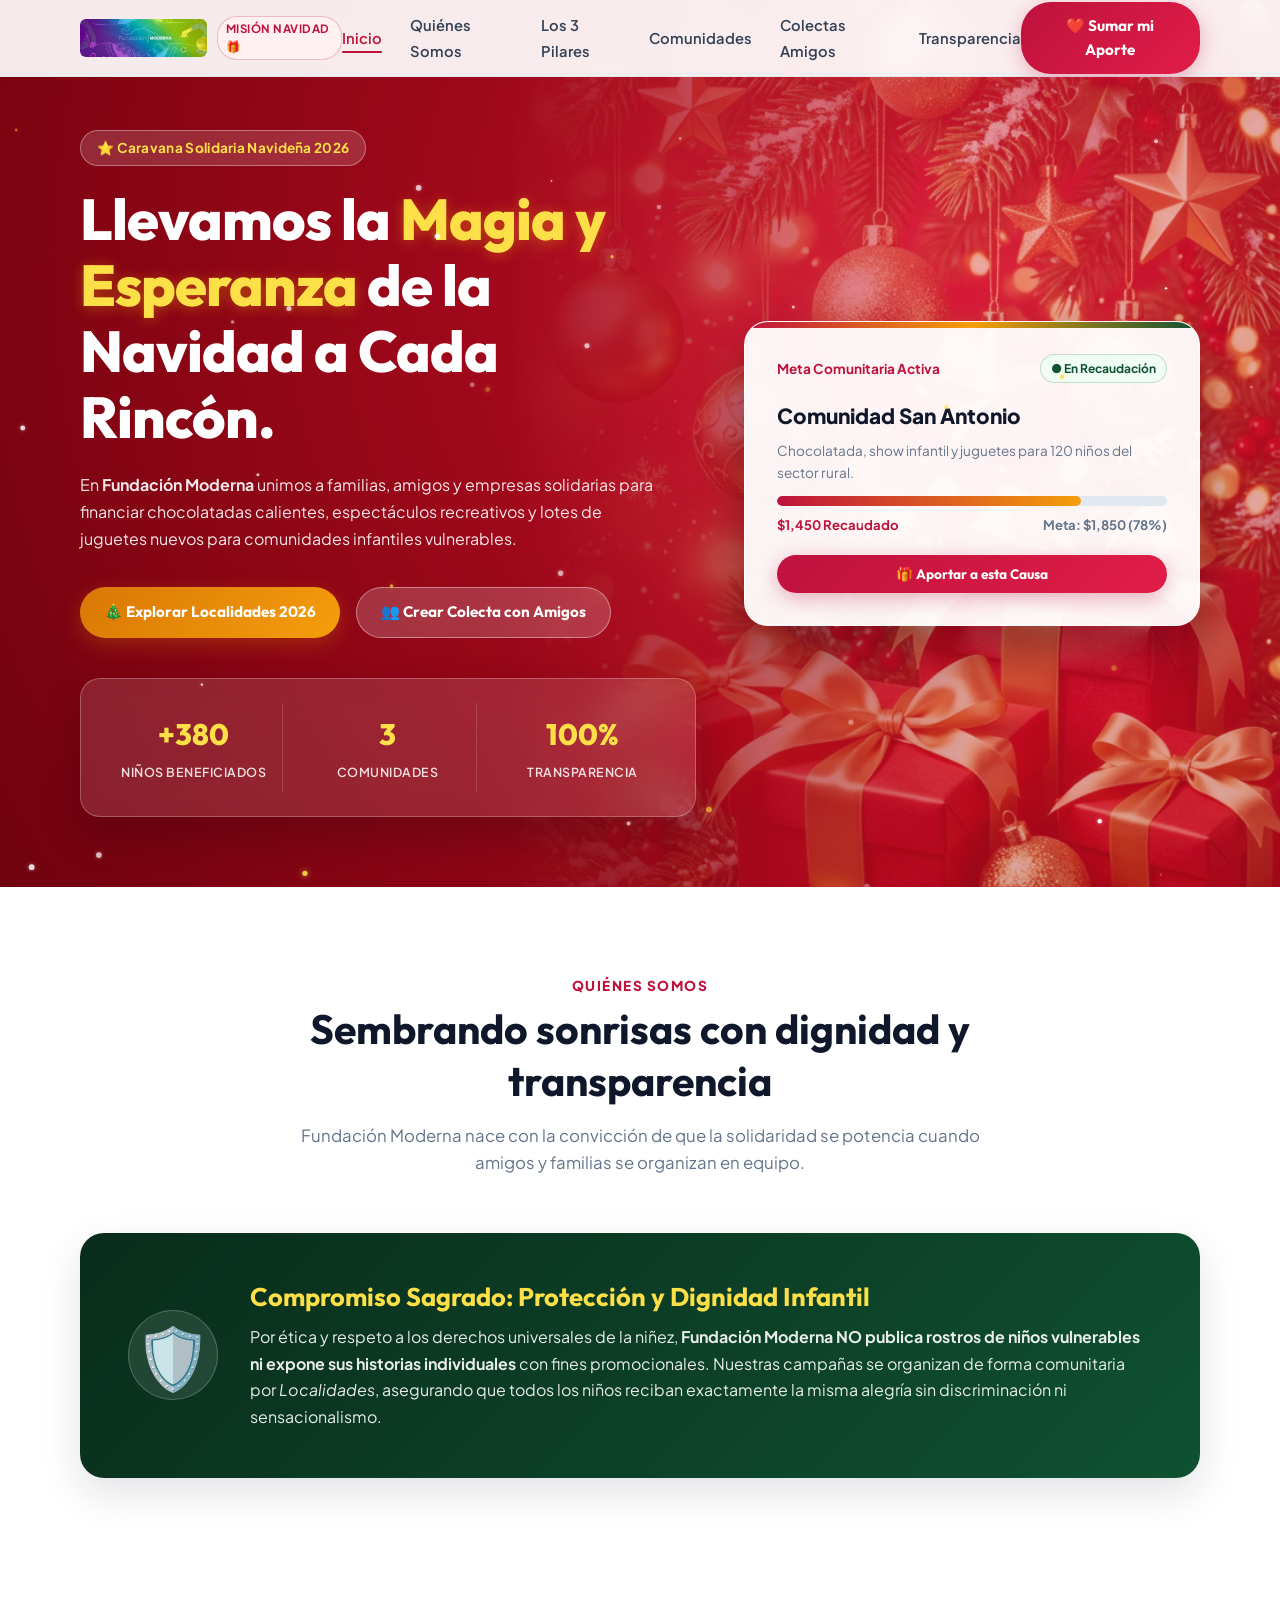
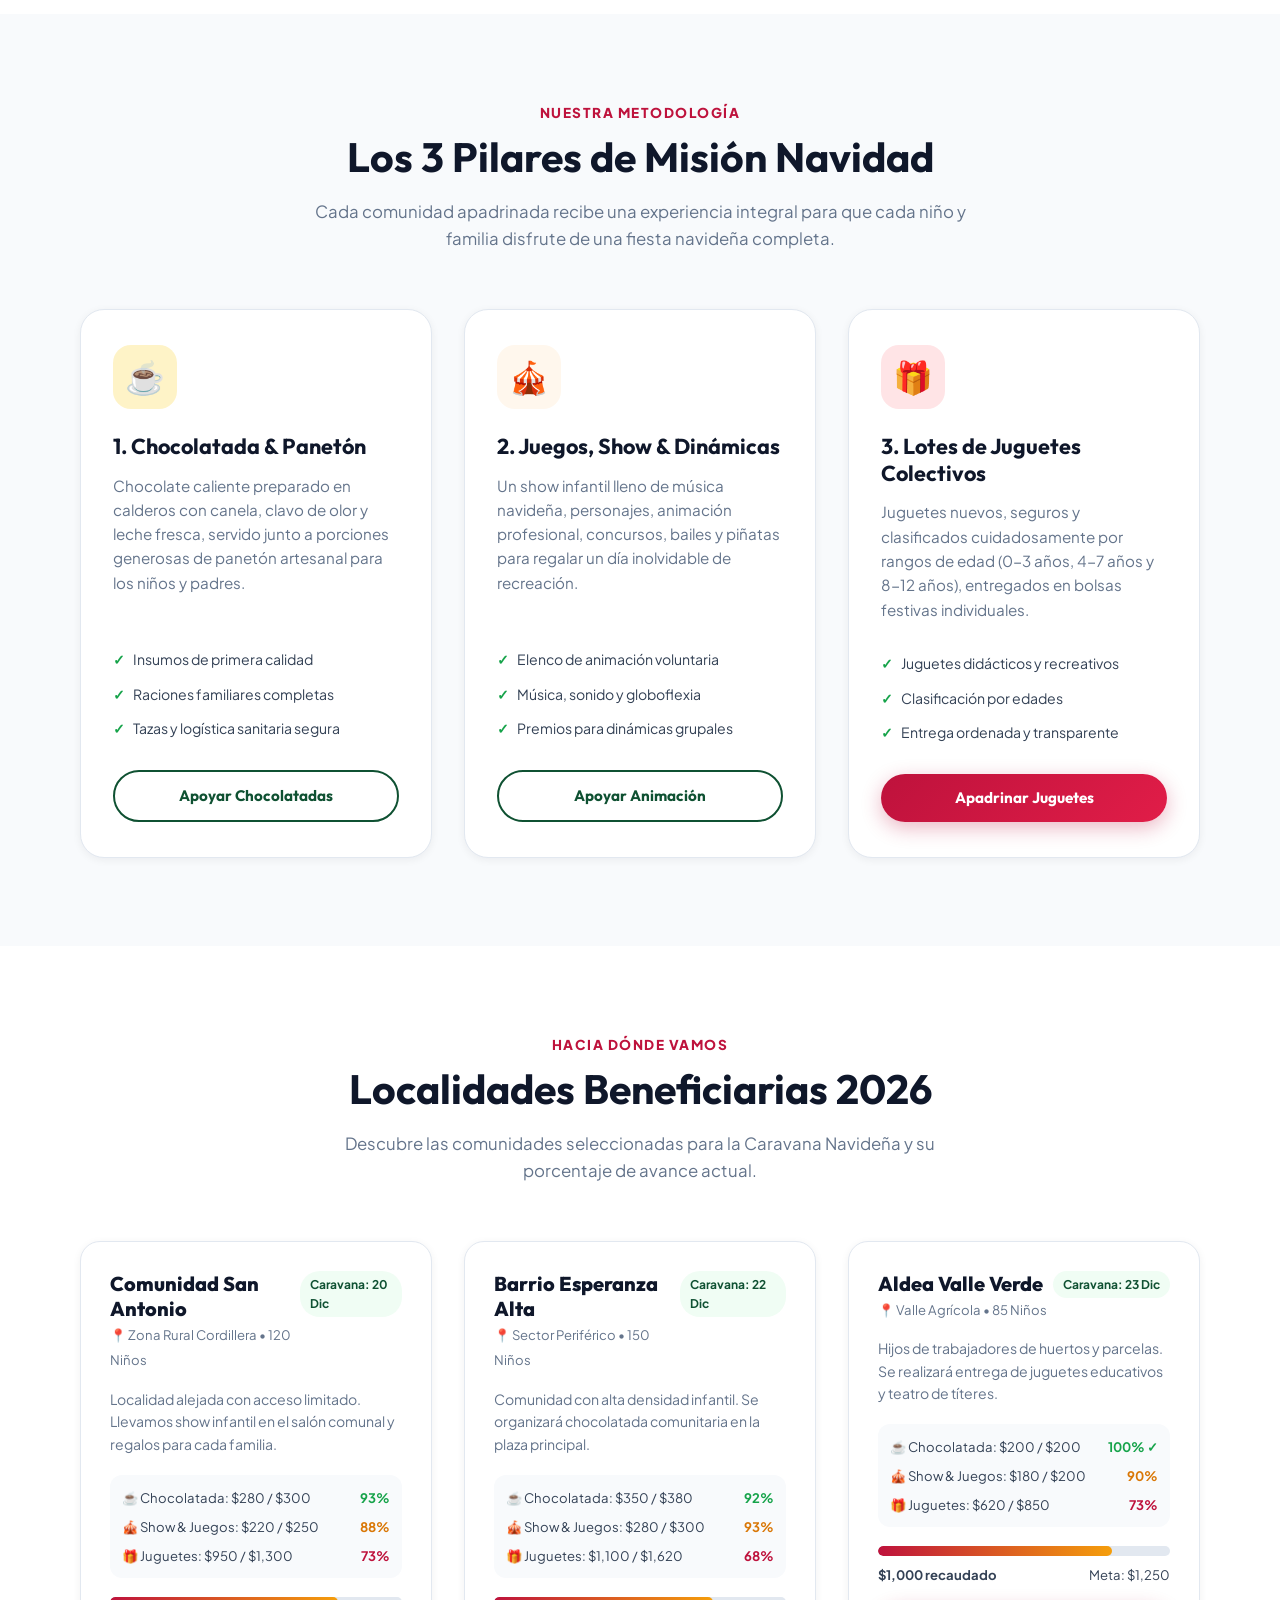
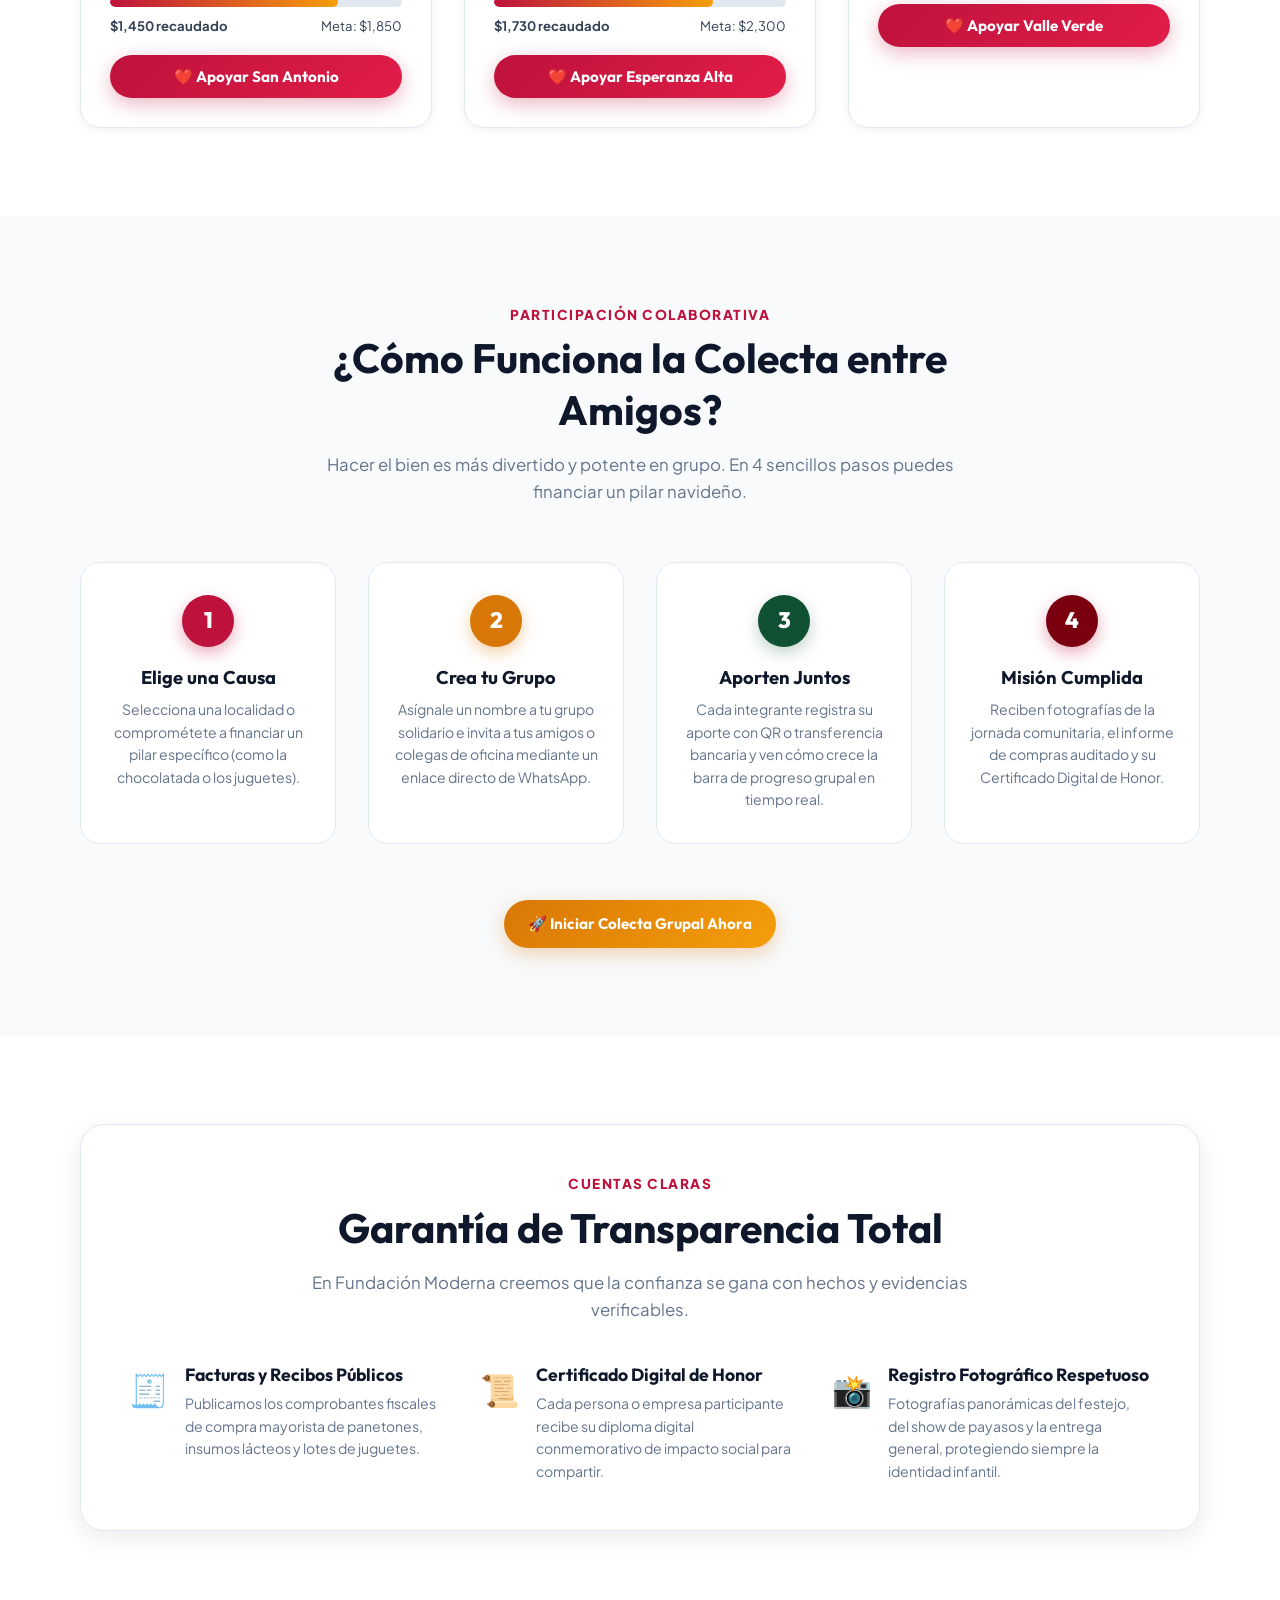
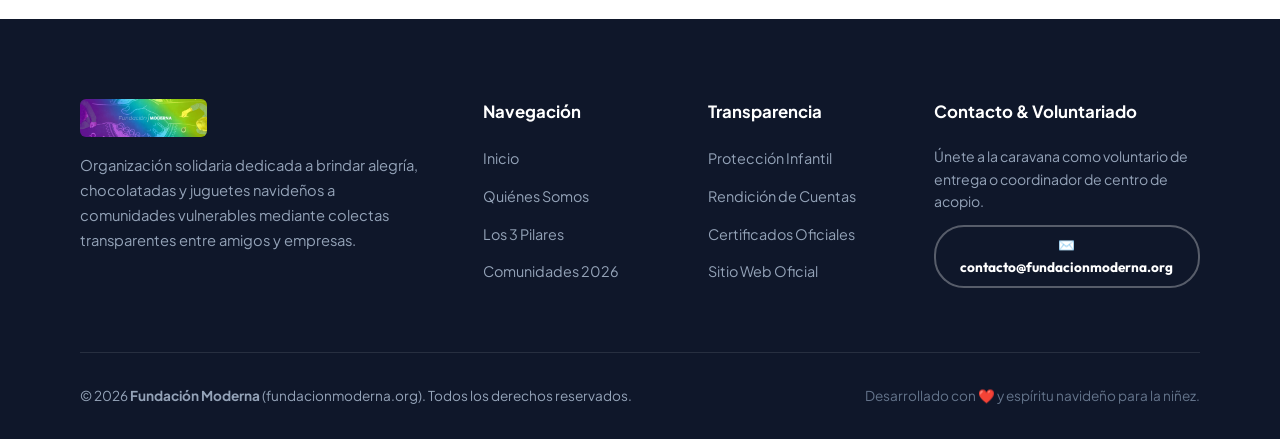
<file: index.html>
<!DOCTYPE html>
<html lang="es">
<head>
  <meta charset="UTF-8">
  <meta name="viewport" content="width=device-width, initial-scale=1.0">
  <meta http-equiv="X-UA-Compatible" content="ie=edge">
  
  <!-- SEO Best Practices -->
  <title>Fundación Moderna - Misión Navidad | Colectas Solidarias y Alegría Infantil</title>
  <meta name="description" content="Página oficial de Fundación Moderna. Coordinamos la Caravana Navideña comunitaria: chocolatadas, shows infantiles y juguetes para niños en comunidades vulnerables mediante colectas transparentes entre amigos.">
  <meta name="keywords" content="Fundación Moderna, Misión Navidad, colectas solidarias, chocolatada navideña, juguetes niños, donaciones transparentes, navidad comunitaria">
  <meta name="author" content="Fundación Moderna">
  
  <!-- Open Graph / Redes Sociales -->
  <meta property="og:type" content="website">
  <meta property="og:title" content="Fundación Moderna - Misión Navidad">
  <meta property="og:description" content="Llevamos alegría, chocolatadas calientes y juguetes a comunidades vulnerables. ¡Organiza una colecta con tus amigos!">
  <meta property="og:image" content="assets/images/hero_banner.jpg">
  <meta property="og:url" content="https://fundacionmoderna.org/">

  <!-- Google Fonts & Stylesheet -->
  <link rel="preconnect" href="https://fonts.googleapis.com">
  <link rel="preconnect" href="https://fonts.gstatic.com" crossorigin>
  <link href="https://fonts.googleapis.com/css2?family=Outfit:wght@400;500;600;700;800&family=Plus+Jakarta+Sans:wght@400;500;600;700&display=swap" rel="stylesheet">
  <link rel="stylesheet" href="css/style.css">
</head>
<body>

  <!-- Lienzo de Nieve y Destellos Dorados -->
  <canvas id="snow-canvas" aria-hidden="true"></canvas>

  <!-- ==========================================================================
       NAVBAR SUPERIOR FESTIVA
       ========================================================================== -->
  <header>
    <nav class="navbar" id="navbar" aria-label="Navegación principal">
      <div class="container nav-container">
        <a href="#inicio" class="nav-brand" aria-label="Inicio Fundación Moderna">
          <img src="assets/images/logo_moderna.gif" alt="Fundación Moderna" style="height: 38px; border-radius: 6px;">
          <span class="brand-badge">Misión Navidad 🎁</span>
        </a>

        <ul class="nav-links">
          <li><a href="#inicio" class="nav-link active">Inicio</a></li>
          <li><a href="#nosotros" class="nav-link">Quiénes Somos</a></li>
          <li><a href="#pilares" class="nav-link">Los 3 Pilares</a></li>
          <li><a href="#localidades" class="nav-link">Comunidades</a></li>
          <li><a href="#como-funciona" class="nav-link">Colectas Amigos</a></li>
          <li><a href="#transparencia" class="nav-link">Transparencia</a></li>
        </ul>

        <div class="nav-actions">
          <a href="#donar" class="btn btn-primary" data-open-modal id="nav-donate-btn">
            ❤️ Sumar mi Aporte
          </a>
        </div>
      </div>
    </nav>
  </header>

  <main>
    <!-- ==========================================================================
         HERO SECTION - DISEÑO FESTIVO CON PALETA ROJO RUBÍ & DORADO
         ========================================================================== -->
    <section class="hero" id="inicio" aria-labelledby="hero-heading">
      <div class="hero-bg-overlay" aria-hidden="true"></div>

      <div class="container hero-grid">
        <div class="hero-content">
          <div class="hero-badge-tag">
            <span>⭐ Caravana Solidaria Navideña 2026</span>
          </div>

          <h1 class="hero-title" id="hero-heading">
            Llevamos la <span class="highlight-gold">Magia y Esperanza</span> de la Navidad a Cada Rincón.
          </h1>

          <p class="hero-subtitle">
            En <strong>Fundación Moderna</strong> unimos a familias, amigos y empresas solidarias para financiar chocolatadas calientes, espectáculos recreativos y lotes de juguetes nuevos para comunidades infantiles vulnerables.
          </p>

          <div class="hero-actions">
            <a href="#localidades" class="btn btn-gold" id="hero-cta-explore">
              🎄 Explorar Localidades 2026
            </a>
            <a href="#como-funciona" class="btn btn-glass" id="hero-cta-group">
              👥 Crear Colecta con Amigos
            </a>
          </div>

          <!-- Estadísticas Rápidas en Vivo -->
          <div class="hero-stats-card">
            <div class="stat-item">
              <span class="stat-number" data-target="380" data-prefix="+">+380</span>
              <span class="stat-label">Niños Beneficiados</span>
            </div>
            <div class="stat-item">
              <span class="stat-number" data-target="3" data-prefix="">3</span>
              <span class="stat-label">Comunidades</span>
            </div>
            <div class="stat-item">
              <span class="stat-number" data-target="100" data-suffix="%">100%</span>
              <span class="stat-label">Transparencia</span>
            </div>
          </div>
        </div>

        <!-- Tarjeta Hero Festiva Derecha -->
        <div class="hero-card-container">
          <div class="hero-card-festive">
            <div class="card-header-tag">
              <span style="font-size: 0.85rem; font-weight: 700; color: var(--crimson-primary);">Meta Comunitaria Activa</span>
              <span class="card-badge-status">● En Recaudación</span>
            </div>

            <div class="card-target-text">Comunidad San Antonio</div>
            <p style="font-size: 0.85rem; color: var(--text-muted); margin-bottom: 0.75rem;">
              Chocolatada, show infantil y juguetes para 120 niños del sector rural.
            </p>

            <div class="progress-bar-container">
              <div class="progress-bar-fill" style="width: 78%;"></div>
            </div>

            <div style="display: flex; justify-content: space-between; font-size: 0.82rem; font-weight: 700; margin-bottom: 1.25rem;">
              <span style="color: var(--crimson-primary);">$1,450 Recaudado</span>
              <span style="color: var(--text-muted);">Meta: $1,850 (78%)</span>
            </div>

            <div style="display: flex; gap: 8px;">
              <button class="btn btn-primary" style="flex: 1; font-size: 0.85rem; padding: 10px;" data-open-modal id="hero-card-donate">
                🎁 Aportar a esta Causa
              </button>
            </div>
          </div>
        </div>
      </div>
    </section>

    <!-- ==========================================================================
         QUIÉNES SOMOS & ÉTICA DE PROTECCIÓN INFANTIL
         ========================================================================== -->
    <section class="section section-bg-white" id="nosotros">
      <div class="container">
        <div class="section-header">
          <span class="section-pretitle">Quiénes Somos</span>
          <h2 class="section-title">Sembrando sonrisas con dignidad y transparencia</h2>
          <p class="section-desc">
            Fundación Moderna nace con la convicción de que la solidaridad se potencia cuando amigos y familias se organizan en equipo.
          </p>
        </div>

        <!-- Banner Ético de Protección de Menores -->
        <div class="ethics-banner">
          <div class="ethics-icon" aria-hidden="true">🛡️</div>
          <div class="ethics-content">
            <h3>Compromiso Sagrado: Protección y Dignidad Infantil</h3>
            <p>
              Por ética y respeto a los derechos universales de la niñez, <strong>Fundación Moderna NO publica rostros de niños vulnerables ni expone sus historias individuales</strong> con fines promocionales. Nuestras campañas se organizan de forma comunitaria por <em>Localidades</em>, asegurando que todos los niños reciban exactamente la misma alegría sin discriminación ni sensacionalismo.
            </p>
          </div>
        </div>
      </div>
    </section>

    <!-- ==========================================================================
         LOS 3 PILARES NAVIDEÑOS
         ========================================================================== -->
    <section class="section" id="pilares">
      <div class="container">
        <div class="section-header">
          <span class="section-pretitle">Nuestra Metodología</span>
          <h2 class="section-title">Los 3 Pilares de Misión Navidad</h2>
          <p class="section-desc">
            Cada comunidad apadrinada recibe una experiencia integral para que cada niño y familia disfrute de una fiesta navideña completa.
          </p>
        </div>

        <div class="pillars-grid">
          <!-- Pilar 1 -->
          <article class="pillar-card choco">
            <div class="pillar-icon-box" aria-hidden="true">☕</div>
            <h3 class="pillar-title">1. Chocolatada & Panetón</h3>
            <p class="pillar-text">
              Chocolate caliente preparado en calderos con canela, clavo de olor y leche fresca, servido junto a porciones generosas de panetón artesanal para los niños y padres.
            </p>
            <ul class="pillar-features">
              <li>Insumos de primera calidad</li>
              <li>Raciones familiares completas</li>
              <li>Tazas y logística sanitaria segura</li>
            </ul>
            <a href="#localidades" class="btn btn-outline" style="margin-top: auto;">Apoyar Chocolatadas</a>
          </article>

          <!-- Pilar 2 -->
          <article class="pillar-card juegos">
            <div class="pillar-icon-box" aria-hidden="true">🎪</div>
            <h3 class="pillar-title">2. Juegos, Show & Dinámicas</h3>
            <p class="pillar-text">
              Un show infantil lleno de música navideña, personajes, animación profesional, concursos, bailes y piñatas para regalar un día inolvidable de recreación.
            </p>
            <ul class="pillar-features">
              <li>Elenco de animación voluntaria</li>
              <li>Música, sonido y globoflexia</li>
              <li>Premios para dinámicas grupales</li>
            </ul>
            <a href="#localidades" class="btn btn-outline" style="margin-top: auto;">Apoyar Animación</a>
          </article>

          <!-- Pilar 3 -->
          <article class="pillar-card juguetes">
            <div class="pillar-icon-box" aria-hidden="true">🎁</div>
            <h3 class="pillar-title">3. Lotes de Juguetes Colectivos</h3>
            <p class="pillar-text">
              Juguetes nuevos, seguros y clasificados cuidadosamente por rangos de edad (0-3 años, 4-7 años y 8-12 años), entregados en bolsas festivas individuales.
            </p>
            <ul class="pillar-features">
              <li>Juguetes didácticos y recreativos</li>
              <li>Clasificación por edades</li>
              <li>Entrega ordenada y transparente</li>
            </ul>
            <a href="#localidades" class="btn btn-primary" style="margin-top: auto;" data-open-modal>Apadrinar Juguetes</a>
          </article>
        </div>
      </div>
    </section>

    <!-- ==========================================================================
         LOCALIDADES Y COMUNIDADES BENEFICIARIAS 2026
         ========================================================================== -->
    <section class="section section-bg-white" id="localidades">
      <div class="container">
        <div class="section-header">
          <span class="section-pretitle">Hacia Dónde Vamos</span>
          <h2 class="section-title">Localidades Beneficiarias 2026</h2>
          <p class="section-desc">
            Descubre las comunidades seleccionadas para la Caravana Navideña y su porcentaje de avance actual.
          </p>
        </div>

        <div class="communities-grid">
          <!-- Comunidad 1 -->
          <div class="community-card">
            <div class="community-top">
              <div>
                <h3 class="community-name">Comunidad San Antonio</h3>
                <span class="community-zone">📍 Zona Rural Cordillera • 120 Niños</span>
              </div>
              <span class="community-kids-badge">Caravana: 20 Dic</span>
            </div>

            <p style="font-size: 0.88rem; color: var(--text-muted); margin-bottom: 1rem;">
              Localidad alejada con acceso limitado. Llevamos show infantil en el salón comunal y regalos para cada familia.
            </p>

            <div class="community-pillars-mini">
              <div class="pillar-mini-row">
                <span>☕ Chocolatada: $280 / $300</span>
                <span style="color: var(--emerald); font-weight: bold;">93%</span>
              </div>
              <div class="pillar-mini-row">
                <span>🎪 Show & Juegos: $220 / $250</span>
                <span style="color: var(--gold-primary); font-weight: bold;">88%</span>
              </div>
              <div class="pillar-mini-row">
                <span>🎁 Juguetes: $950 / $1,300</span>
                <span style="color: var(--crimson-primary); font-weight: bold;">73%</span>
              </div>
            </div>

            <div class="progress-bar-container">
              <div class="progress-bar-fill" style="width: 78%;"></div>
            </div>
            <div style="display: flex; justify-content: space-between; font-size: 0.82rem; margin-bottom: 1.2rem;">
              <strong>$1,450 recaudado</strong>
              <span>Meta: $1,850</span>
            </div>

            <button class="btn btn-primary" style="width: 100%;" data-open-modal>
              ❤️ Apoyar San Antonio
            </button>
          </div>

          <!-- Comunidad 2 -->
          <div class="community-card">
            <div class="community-top">
              <div>
                <h3 class="community-name">Barrio Esperanza Alta</h3>
                <span class="community-zone">📍 Sector Periférico • 150 Niños</span>
              </div>
              <span class="community-kids-badge">Caravana: 22 Dic</span>
            </div>

            <p style="font-size: 0.88rem; color: var(--text-muted); margin-bottom: 1rem;">
              Comunidad con alta densidad infantil. Se organizará chocolatada comunitaria en la plaza principal.
            </p>

            <div class="community-pillars-mini">
              <div class="pillar-mini-row">
                <span>☕ Chocolatada: $350 / $380</span>
                <span style="color: var(--emerald); font-weight: bold;">92%</span>
              </div>
              <div class="pillar-mini-row">
                <span>🎪 Show & Juegos: $280 / $300</span>
                <span style="color: var(--gold-primary); font-weight: bold;">93%</span>
              </div>
              <div class="pillar-mini-row">
                <span>🎁 Juguetes: $1,100 / $1,620</span>
                <span style="color: var(--crimson-primary); font-weight: bold;">68%</span>
              </div>
            </div>

            <div class="progress-bar-container">
              <div class="progress-bar-fill" style="width: 75%;"></div>
            </div>
            <div style="display: flex; justify-content: space-between; font-size: 0.82rem; margin-bottom: 1.2rem;">
              <strong>$1,730 recaudado</strong>
              <span>Meta: $2,300</span>
            </div>

            <button class="btn btn-primary" style="width: 100%;" data-open-modal>
              ❤️ Apoyar Esperanza Alta
            </button>
          </div>

          <!-- Comunidad 3 -->
          <div class="community-card">
            <div class="community-top">
              <div>
                <h3 class="community-name">Aldea Valle Verde</h3>
                <span class="community-zone">📍 Valle Agrícola • 85 Niños</span>
              </div>
              <span class="community-kids-badge">Caravana: 23 Dic</span>
            </div>

            <p style="font-size: 0.88rem; color: var(--text-muted); margin-bottom: 1rem;">
              Hijos de trabajadores de huertos y parcelas. Se realizará entrega de juguetes educativos y teatro de títeres.
            </p>

            <div class="community-pillars-mini">
              <div class="pillar-mini-row">
                <span>☕ Chocolatada: $200 / $200</span>
                <span style="color: var(--emerald); font-weight: bold;">100% ✓</span>
              </div>
              <div class="pillar-mini-row">
                <span>🎪 Show & Juegos: $180 / $200</span>
                <span style="color: var(--gold-primary); font-weight: bold;">90%</span>
              </div>
              <div class="pillar-mini-row">
                <span>🎁 Juguetes: $620 / $850</span>
                <span style="color: var(--crimson-primary); font-weight: bold;">73%</span>
              </div>
            </div>

            <div class="progress-bar-container">
              <div class="progress-bar-fill" style="width: 80%;"></div>
            </div>
            <div style="display: flex; justify-content: space-between; font-size: 0.82rem; margin-bottom: 1.2rem;">
              <strong>$1,000 recaudado</strong>
              <span>Meta: $1,250</span>
            </div>

            <button class="btn btn-primary" style="width: 100%;" data-open-modal>
              ❤️ Apoyar Valle Verde
            </button>
          </div>
        </div>
      </div>
    </section>

    <!-- ==========================================================================
         CÓMO FUNCIONA LA COLECTA ENTRE AMIGOS
         ========================================================================== -->
    <section class="section" id="como-funciona">
      <div class="container">
        <div class="section-header">
          <span class="section-pretitle">Participación Colaborativa</span>
          <h2 class="section-title">¿Cómo Funciona la Colecta entre Amigos?</h2>
          <p class="section-desc">
            Hacer el bien es más divertido y potente en grupo. En 4 sencillos pasos puedes financiar un pilar navideño.
          </p>
        </div>

        <div class="steps-grid">
          <div class="step-card">
            <div class="step-number">1</div>
            <h3 class="step-title">Elige una Causa</h3>
            <p class="step-desc">
              Selecciona una localidad o comprométete a financiar un pilar específico (como la chocolatada o los juguetes).
            </p>
          </div>

          <div class="step-card">
            <div class="step-number">2</div>
            <h3 class="step-title">Crea tu Grupo</h3>
            <p class="step-desc">
              Asígnale un nombre a tu grupo solidario e invita a tus amigos o colegas de oficina mediante un enlace directo de WhatsApp.
            </p>
          </div>

          <div class="step-card">
            <div class="step-number">3</div>
            <h3 class="step-title">Aporten Juntos</h3>
            <p class="step-desc">
              Cada integrante registra su aporte con QR o transferencia bancaria y ven cómo crece la barra de progreso grupal en tiempo real.
            </p>
          </div>

          <div class="step-card">
            <div class="step-number">4</div>
            <h3 class="step-title">Misión Cumplida</h3>
            <p class="step-desc">
              Reciben fotografías de la jornada comunitaria, el informe de compras auditado y su Certificado Digital de Honor.
            </p>
          </div>
        </div>

        <div style="text-align: center; margin-top: 3.5rem;">
          <a href="#donar" class="btn btn-gold" data-open-modal id="cta-start-group">
            🚀 Iniciar Colecta Grupal Ahora
          </a>
        </div>
      </div>
    </section>

    <!-- ==========================================================================
         TRANSPARENCIA & CERTIFICADO DE HONOR
         ========================================================================== -->
    <section class="section section-bg-white" id="transparencia">
      <div class="container">
        <div class="transparency-box">
          <div class="section-header" style="margin-bottom: 2.5rem;">
            <span class="section-pretitle">Cuentas Claras</span>
            <h2 class="section-title">Garantía de Transparencia Total</h2>
            <p class="section-desc">
              En Fundación Moderna creemos que la confianza se gana con hechos y evidencias verificables.
            </p>
          </div>

          <div class="transparency-grid">
            <div class="transparency-item">
              <span class="transparency-icon">🧾</span>
              <div>
                <h4 style="font-size: 1.1rem; margin-bottom: 0.4rem;">Facturas y Recibos Públicos</h4>
                <p style="font-size: 0.88rem; color: var(--text-muted);">
                  Publicamos los comprobantes fiscales de compra mayorista de panetones, insumos lácteos y lotes de juguetes.
                </p>
              </div>
            </div>

            <div class="transparency-item">
              <span class="transparency-icon">📜</span>
              <div>
                <h4 style="font-size: 1.1rem; margin-bottom: 0.4rem;">Certificado Digital de Honor</h4>
                <p style="font-size: 0.88rem; color: var(--text-muted);">
                  Cada persona o empresa participante recibe su diploma digital conmemorativo de impacto social para compartir.
                </p>
              </div>
            </div>

            <div class="transparency-item">
              <span class="transparency-icon">📸</span>
              <div>
                <h4 style="font-size: 1.1rem; margin-bottom: 0.4rem;">Registro Fotográfico Respetuoso</h4>
                <p style="font-size: 0.88rem; color: var(--text-muted);">
                  Fotografías panorámicas del festejo, del show de payasos y la entrega general, protegiendo siempre la identidad infantil.
                </p>
              </div>
            </div>
          </div>
        </div>
      </div>
    </section>
  </main>

  <!-- ==========================================================================
       MODAL INTERACTIVO DE DONACIÓN & DATOS BANCARIOS
       ========================================================================== -->
  <div class="modal-overlay" id="donation-modal" role="dialog" aria-modal="true" aria-labelledby="modal-title">
    <div class="modal-card">
      <button class="modal-close" aria-label="Cerrar ventana emergente">&times;</button>
      
      <div style="text-align: center; margin-bottom: 1.5rem;">
        <span style="font-size: 2.5rem;">🎁</span>
        <h3 id="modal-title" style="font-size: 1.4rem; color: var(--text-dark); margin-top: 0.5rem;">Sumar Aporte Navideño</h3>
        <p style="font-size: 0.88rem; color: var(--text-muted);">
          Tu donación se convierte directamente en chocolate caliente, juegos y regalos infantiles.
        </p>
      </div>

      <div class="qr-box">
        <div class="qr-placeholder">
          <!-- SVG Ilustrativo del Código QR Interoperable -->
          <svg width="160" height="160" viewBox="0 0 160 160" fill="none" xmlns="http://www.w3.org/2000/svg" aria-label="Código QR de Donación">
            <rect width="160" height="160" rx="8" fill="white"/>
            <!-- Patrón QR Simulado de alta calidad -->
            <rect x="16" y="16" width="40" height="40" rx="4" fill="#0F172A"/>
            <rect x="24" y="24" width="24" height="24" rx="2" fill="white"/>
            <rect x="30" y="30" width="12" height="12" fill="#0F172A"/>
            <rect x="104" y="16" width="40" height="40" rx="4" fill="#0F172A"/>
            <rect x="112" y="24" width="24" height="24" rx="2" fill="white"/>
            <rect x="118" y="30" width="12" height="12" fill="#0F172A"/>
            <rect x="16" y="104" width="40" height="40" rx="4" fill="#0F172A"/>
            <rect x="24" y="112" width="24" height="24" rx="2" fill="white"/>
            <rect x="30" y="118" width="12" height="12" fill="#0F172A"/>
            <!-- Puntos de datos -->
            <rect x="68" y="20" width="8" height="8" fill="#BE123C"/>
            <rect x="80" y="20" width="8" height="8" fill="#0F172A"/>
            <rect x="68" y="32" width="8" height="8" fill="#0F172A"/>
            <rect x="80" y="44" width="8" height="8" fill="#D97706"/>
            <rect x="68" y="56" width="8" height="8" fill="#0F172A"/>
            <rect x="20" y="68" width="8" height="8" fill="#0F172A"/>
            <rect x="44" y="68" width="8" height="8" fill="#0F172A"/>
            <rect x="80" y="68" width="16" height="8" fill="#BE123C"/>
            <rect x="104" y="68" width="8" height="8" fill="#0F172A"/>
            <rect x="120" y="68" width="16" height="8" fill="#0F172A"/>
            <rect x="68" y="92" width="16" height="8" fill="#0F172A"/>
            <rect x="92" y="92" width="8" height="8" fill="#D97706"/>
            <rect x="116" y="92" width="8" height="8" fill="#0F172A"/>
            <rect x="68" y="116" width="8" height="8" fill="#0F172A"/>
            <rect x="80" y="128" width="16" height="8" fill="#BE123C"/>
            <rect x="104" y="116" width="16" height="16" fill="#0F172A"/>
            <rect x="128" y="128" width="8" height="8" fill="#0F172A"/>
          </svg>
        </div>
        <p style="font-size: 0.8rem; font-weight: 600; color: var(--text-dark); margin-top: 0.75rem;">
          Escanea desde cualquier app bancaria o billetera móvil
        </p>
      </div>

      <div style="background: var(--snow-soft); padding: 14px; border-radius: 12px; margin-bottom: 1rem;">
        <div style="font-size: 0.82rem; color: var(--text-muted);">Cuenta Oficial Fundación Moderna:</div>
        <div style="display: flex; justify-content: space-between; align-items: center; margin-top: 4px;">
          <strong style="font-size: 0.95rem; color: var(--text-dark);">0011-0123-0200894567</strong>
          <button class="btn btn-outline" style="padding: 4px 12px; font-size: 0.78rem;" onclick="copiarAlPortapapeles('0011-0123-0200894567', this)">
            Copiar
          </button>
        </div>
      </div>

      <p style="font-size: 0.78rem; color: var(--text-muted); text-align: center;">
        ¿Deseas donar insumos físicos o juguetes nuevos? Escríbenos a <a href="mailto:contacto@fundacionmoderna.org" style="color: var(--crimson-primary); font-weight: bold;">contacto@fundacionmoderna.org</a> para coordinar el centro de acopio.
      </p>
    </div>
  </div>

  <!-- ==========================================================================
       FOOTER OFICIAL
       ========================================================================== -->
  <footer class="footer">
    <div class="container">
      <div class="footer-grid">
        <div class="footer-brand">
          <img src="assets/images/logo_moderna.gif" alt="Fundación Moderna" style="height: 38px; border-radius: 6px; margin-bottom: 1rem; filter: brightness(1.05);">
          <p class="footer-desc">
            Organización solidaria dedicada a brindar alegría, chocolatadas y juguetes navideños a comunidades vulnerables mediante colectas transparentes entre amigos y empresas.
          </p>
        </div>

        <div class="footer-col">
          <h5>Navegación</h5>
          <ul class="footer-links">
            <li><a href="#inicio">Inicio</a></li>
            <li><a href="#nosotros">Quiénes Somos</a></li>
            <li><a href="#pilares">Los 3 Pilares</a></li>
            <li><a href="#localidades">Comunidades 2026</a></li>
          </ul>
        </div>

        <div class="footer-col">
          <h5>Transparencia</h5>
          <ul class="footer-links">
            <li><a href="#transparencia">Protección Infantil</a></li>
            <li><a href="#transparencia">Rendición de Cuentas</a></li>
            <li><a href="#transparencia">Certificados Oficiales</a></li>
            <li><a href="https://fundacionmoderna.org/">Sitio Web Oficial</a></li>
          </ul>
        </div>

        <div class="footer-col">
          <h5>Contacto & Voluntariado</h5>
          <p style="font-size: 0.88rem; margin-bottom: 0.75rem;">
            Únete a la caravana como voluntario de entrega o coordinador de centro de acopio.
          </p>
          <a href="mailto:contacto@fundacionmoderna.org" class="btn btn-outline" style="color: #fff; border-color: rgba(255,255,255,0.3); font-size: 0.85rem; padding: 8px 16px;">
            ✉️ contacto@fundacionmoderna.org
          </a>
        </div>
      </div>

      <div class="footer-bottom">
        <div>
          © 2026 <strong>Fundación Moderna</strong> (fundacionmoderna.org). Todos los derechos reservados.
        </div>
        <div style="color: #64748b;">
          Desarrollado con ❤️ y espíritu navideño para la niñez.
        </div>
      </div>
    </div>
  </footer>

  <script src="js/main.js"></script>
</body>
</html>
</file>
<file: css/style.css>
/* ==========================================================================
   FUNDACIÓN MODERNA - MISIÓN NAVIDAD
   Sistema de Diseño Web Festivo y Corporativo
   ========================================================================== */

@import url('https://fonts.googleapis.com/css2?family=Outfit:wght@400;500;600;700;800&family=Plus+Jakarta+Sans:wght@400;500;600;700&display=swap');

:root {
  /* Paleta Navideña Tradicional y Festiva */
  --crimson-dark: #7a0010;
  --crimson-base: #9e081a;
  --crimson-primary: #be123c;
  --crimson-bright: #e11d48;
  --crimson-glow: rgba(190, 18, 60, 0.35);

  --pine-deep: #092c1b;
  --pine-base: #0f5132;
  --pine-light: #166534;
  --emerald: #16a34a;
  --green-glow: rgba(15, 81, 50, 0.25);

  --gold-dark: #b45309;
  --gold-primary: #d97706;
  --gold-bright: #f59e0b;
  --gold-sparkle: #fde047;
  --gold-light: #fef3c7;
  --gold-glow: rgba(217, 119, 6, 0.35);

  --snow-white: #ffffff;
  --snow-soft: #f8fafc;
  --snow-card: #ffffff;
  --snow-border: #e2e8f0;

  --text-dark: #0f172a;
  --text-body: #334155;
  --text-muted: #64748b;
  --text-light: #f1f5f9;

  /* Glassmorphism & Sombras */
  --glass-bg: rgba(255, 255, 255, 0.85);
  --glass-border: rgba(255, 255, 255, 0.6);
  --glass-dark: rgba(15, 23, 42, 0.65);
  --shadow-sm: 0 2px 8px rgba(15, 23, 42, 0.06);
  --shadow-md: 0 8px 24px rgba(15, 23, 42, 0.08);
  --shadow-lg: 0 16px 40px rgba(15, 23, 42, 0.12);
  --shadow-crimson: 0 12px 32px var(--crimson-glow);
  --shadow-gold: 0 8px 24px var(--gold-glow);

  /* Transiciones */
  --transition-fast: 0.2s cubic-bezier(0.4, 0, 0.2, 1);
  --transition-normal: 0.35s cubic-bezier(0.4, 0, 0.2, 1);
  --transition-bounce: 0.5s cubic-bezier(0.34, 1.56, 0.64, 1);
}

/* Reset y Base */
*, *::before, *::after {
  box-sizing: border-box;
  margin: 0;
  padding: 0;
}

html {
  scroll-behavior: smooth;
  font-size: 16px;
}

body {
  font-family: 'Plus Jakarta Sans', sans-serif;
  color: var(--text-body);
  background-color: var(--snow-soft);
  line-height: 1.6;
  overflow-x: hidden;
  position: relative;
}

h1, h2, h3, h4, .font-heading {
  font-family: 'Outfit', sans-serif;
  color: var(--text-dark);
  font-weight: 700;
  line-height: 1.25;
}

a {
  text-decoration: none;
  color: inherit;
  transition: color var(--transition-fast);
}

img {
  max-width: 100%;
  height: auto;
  display: block;
}

.container {
  width: 90%;
  max-width: 1200px;
  margin: 0 auto;
  padding: 0 1rem;
}

/* ==========================================================================
   CANVAS DE NIEVE Y DECORACIONES FESTIVAS
   ========================================================================== */
#snow-canvas {
  position: fixed;
  top: 0;
  left: 0;
  width: 100%;
  height: 100%;
  pointer-events: none;
  z-index: 999;
}

/* ==========================================================================
   NAVBAR MODERNA FESTIVA
   ========================================================================== */
.navbar {
  position: fixed;
  top: 0;
  left: 0;
  width: 100%;
  background: rgba(255, 255, 255, 0.92);
  backdrop-filter: blur(12px);
  -webkit-backdrop-filter: blur(12px);
  border-bottom: 1px solid var(--snow-border);
  z-index: 1000;
  transition: all var(--transition-normal);
}

.navbar.scrolled {
  background: rgba(255, 255, 255, 0.98);
  box-shadow: var(--shadow-md);
}

.nav-container {
  display: flex;
  justify-content: space-between;
  align-items: center;
  height: 76px;
}

.nav-brand {
  display: flex;
  align-items: center;
  gap: 10px;
  text-decoration: none;
}

.brand-logo-text {
  font-family: 'Outfit', sans-serif;
  font-size: 1.45rem;
  font-weight: 800;
  color: var(--text-dark);
  letter-spacing: -0.5px;
}

.brand-dot {
  color: var(--crimson-primary);
  font-size: 1.8rem;
  line-height: 0;
}

.brand-badge {
  background: #fff1f2;
  color: var(--crimson-primary);
  border: 1px solid rgba(190, 18, 60, 0.25);
  font-size: 0.72rem;
  font-weight: 700;
  padding: 3px 8px;
  border-radius: 20px;
  text-transform: uppercase;
  letter-spacing: 0.5px;
}

.nav-links {
  display: flex;
  align-items: center;
  gap: 1.75rem;
  list-style: none;
}

.nav-link {
  font-size: 0.92rem;
  font-weight: 600;
  color: var(--text-body);
  position: relative;
  padding: 6px 0;
}

.nav-link:hover, .nav-link.active {
  color: var(--crimson-primary);
}

.nav-link::after {
  content: '';
  position: absolute;
  bottom: 0;
  left: 0;
  width: 0;
  height: 2px;
  background: var(--crimson-primary);
  transition: width var(--transition-fast);
  border-radius: 2px;
}

.nav-link:hover::after, .nav-link.active::after {
  width: 100%;
}

.nav-actions {
  display: flex;
  align-items: center;
  gap: 12px;
}

/* ==========================================================================
   BOTONES
   ========================================================================== */
.btn {
  display: inline-flex;
  align-items: center;
  justify-content: center;
  gap: 8px;
  padding: 12px 24px;
  border-radius: 30px;
  font-family: 'Outfit', sans-serif;
  font-size: 0.95rem;
  font-weight: 700;
  cursor: pointer;
  border: none;
  transition: all var(--transition-normal);
  text-align: center;
}

.btn-primary {
  background: linear-gradient(135deg, var(--crimson-primary), var(--crimson-bright));
  color: var(--snow-white);
  box-shadow: 0 6px 20px rgba(190, 18, 60, 0.3);
}

.btn-primary:hover {
  transform: translateY(-2px);
  box-shadow: 0 10px 28px rgba(190, 18, 60, 0.45);
  color: var(--snow-white);
}

.btn-gold {
  background: linear-gradient(135deg, var(--gold-primary), var(--gold-bright));
  color: #fff;
  box-shadow: 0 6px 20px rgba(217, 119, 6, 0.3);
}

.btn-gold:hover {
  transform: translateY(-2px);
  box-shadow: 0 10px 28px rgba(217, 119, 6, 0.45);
}

.btn-outline {
  background: transparent;
  color: var(--pine-base);
  border: 2px solid var(--pine-base);
}

.btn-outline:hover {
  background: var(--pine-base);
  color: var(--snow-white);
  transform: translateY(-2px);
}

.btn-glass {
  background: rgba(255, 255, 255, 0.18);
  color: var(--snow-white);
  border: 1px solid rgba(255, 255, 255, 0.4);
  backdrop-filter: blur(8px);
}

.btn-glass:hover {
  background: rgba(255, 255, 255, 0.3);
  color: var(--snow-white);
  transform: translateY(-2px);
}

/* ==========================================================================
   HERO SECTION FESTIVA (Estilo de la imagen de referencia)
   ========================================================================== */
.hero {
  position: relative;
  min-height: 90vh;
  padding-top: 130px;
  padding-bottom: 70px;
  background: radial-gradient(circle at 75% 30%, #c8102e 0%, #9e081a 45%, #70020e 100%);
  color: var(--snow-white);
  overflow: hidden;
  display: flex;
  align-items: center;
}

/* Fondo con la imagen generada de adornos dorados y regalos */
.hero-bg-overlay {
  position: absolute;
  top: 0;
  right: 0;
  width: 60%;
  height: 100%;
  background: url('../assets/images/hero_banner.jpg') no-repeat center right / cover;
  opacity: 0.65;
  mix-blend-mode: screen;
  mask-image: linear-gradient(to left, rgba(0,0,0,1) 40%, rgba(0,0,0,0) 100%);
  -webkit-mask-image: linear-gradient(to left, rgba(0,0,0,1) 40%, rgba(0,0,0,0) 100%);
  pointer-events: none;
}

.hero-grid {
  display: grid;
  grid-template-columns: 1.15fr 0.85fr;
  gap: 3rem;
  align-items: center;
  position: relative;
  z-index: 2;
}

.hero-badge-tag {
  display: inline-flex;
  align-items: center;
  gap: 8px;
  background: rgba(255, 255, 255, 0.15);
  border: 1px solid rgba(255, 255, 255, 0.35);
  backdrop-filter: blur(8px);
  padding: 6px 16px;
  border-radius: 30px;
  font-size: 0.85rem;
  font-weight: 700;
  color: var(--gold-sparkle);
  margin-bottom: 1.25rem;
  letter-spacing: 0.3px;
  animation: pulse-glow 3s infinite alternate;
}

@keyframes pulse-glow {
  0% { box-shadow: 0 0 10px rgba(253, 224, 71, 0.2); }
  100% { box-shadow: 0 0 22px rgba(253, 224, 71, 0.6); }
}

.hero-title {
  font-size: clamp(2.4rem, 4.5vw, 3.8rem);
  font-weight: 800;
  color: var(--snow-white);
  line-height: 1.15;
  margin-bottom: 1.25rem;
  letter-spacing: -1px;
}

.hero-title .highlight-gold {
  color: var(--gold-sparkle);
  text-shadow: 0 2px 14px rgba(245, 158, 11, 0.4);
}

.hero-subtitle {
  font-size: clamp(1rem, 1.25vw, 1.2rem);
  color: rgba(255, 255, 255, 0.9);
  margin-bottom: 2.2rem;
  line-height: 1.7;
  max-width: 580px;
}

.hero-actions {
  display: flex;
  flex-wrap: wrap;
  gap: 1rem;
  margin-bottom: 2.5rem;
}

/* Tarjeta flotante en el Hero con Estadísticas en vivo */
.hero-stats-card {
  background: rgba(255, 255, 255, 0.12);
  border: 1px solid rgba(255, 255, 255, 0.25);
  backdrop-filter: blur(16px);
  -webkit-backdrop-filter: blur(16px);
  border-radius: 20px;
  padding: 1.5rem;
  display: grid;
  grid-template-columns: repeat(3, 1fr);
  gap: 1rem;
  box-shadow: 0 20px 40px rgba(0, 0, 0, 0.2);
}

.stat-item {
  text-align: center;
  border-right: 1px solid rgba(255, 255, 255, 0.15);
  padding: 0.5rem;
}

.stat-item:last-child {
  border-right: none;
}

.stat-number {
  font-family: 'Outfit', sans-serif;
  font-size: 1.85rem;
  font-weight: 800;
  color: var(--gold-sparkle);
  display: block;
}

.stat-label {
  font-size: 0.78rem;
  color: rgba(255, 255, 255, 0.85);
  font-weight: 600;
  text-transform: uppercase;
  letter-spacing: 0.5px;
}

/* Tarjeta Ilustrativa en el lado derecho del Hero */
.hero-card-festive {
  background: rgba(255, 255, 255, 0.95);
  color: var(--text-dark);
  border-radius: 24px;
  padding: 2rem;
  box-shadow: 0 25px 50px rgba(0, 0, 0, 0.3);
  position: relative;
  overflow: hidden;
  border: 1px solid rgba(255, 255, 255, 0.8);
}

.hero-card-festive::before {
  content: '';
  position: absolute;
  top: 0;
  left: 0;
  width: 100%;
  height: 6px;
  background: linear-gradient(90deg, var(--crimson-primary), var(--gold-bright), var(--pine-base));
}

.card-header-tag {
  display: flex;
  justify-content: space-between;
  align-items: center;
  margin-bottom: 1rem;
}

.card-badge-status {
  background: #f0fdf4;
  color: var(--pine-base);
  font-size: 0.75rem;
  font-weight: 700;
  padding: 4px 10px;
  border-radius: 20px;
  border: 1px solid rgba(15, 81, 50, 0.2);
}

.card-target-text {
  font-size: 1.3rem;
  font-weight: 800;
  color: var(--text-dark);
  margin-bottom: 0.5rem;
}

.progress-bar-container {
  background: var(--snow-border);
  border-radius: 10px;
  height: 10px;
  width: 100%;
  overflow: hidden;
  margin: 12px 0 8px;
}

.progress-bar-fill {
  height: 100%;
  background: linear-gradient(90deg, var(--crimson-primary), var(--gold-bright));
  border-radius: 10px;
  transition: width 1.2s ease-in-out;
}

/* ==========================================================================
   SECCIÓN DE LOS 3 PILARES NAVIDEÑOS
   ========================================================================== */
.section {
  padding: 5.5rem 0;
  position: relative;
}

.section-bg-white {
  background: var(--snow-white);
}

.section-header {
  text-align: center;
  max-width: 680px;
  margin: 0 auto 3.5rem;
}

.section-pretitle {
  color: var(--crimson-primary);
  font-size: 0.85rem;
  font-weight: 800;
  text-transform: uppercase;
  letter-spacing: 1.5px;
  display: block;
  margin-bottom: 0.5rem;
}

.section-title {
  font-size: clamp(2rem, 3.2vw, 2.7rem);
  color: var(--text-dark);
  margin-bottom: 1rem;
}

.section-desc {
  font-size: 1.05rem;
  color: var(--text-muted);
}

.pillars-grid {
  display: grid;
  grid-template-columns: repeat(auto-fit, minmax(310px, 1fr));
  gap: 2rem;
}

.pillar-card {
  background: var(--snow-white);
  border: 1px solid var(--snow-border);
  border-radius: 24px;
  padding: 2.2rem 2rem;
  transition: all var(--transition-normal);
  position: relative;
  overflow: hidden;
  display: flex;
  flex-direction: column;
  box-shadow: var(--shadow-sm);
}

.pillar-card:hover {
  transform: translateY(-8px);
  box-shadow: var(--shadow-lg);
  border-color: rgba(190, 18, 60, 0.2);
}

.pillar-icon-box {
  width: 64px;
  height: 64px;
  border-radius: 18px;
  display: flex;
  align-items: center;
  justify-content: center;
  font-size: 2rem;
  margin-bottom: 1.5rem;
}

.pillar-card.choco .pillar-icon-box {
  background: #fef3c7;
  color: var(--gold-dark);
}

.pillar-card.juegos .pillar-icon-box {
  background: #fff7ed;
  color: var(--gold-primary);
}

.pillar-card.juguetes .pillar-icon-box {
  background: #ffe4e6;
  color: var(--crimson-primary);
}

.pillar-title {
  font-size: 1.35rem;
  margin-bottom: 0.85rem;
}

.pillar-text {
  color: var(--text-muted);
  font-size: 0.95rem;
  margin-bottom: 1.5rem;
  flex-grow: 1;
}

.pillar-features {
  list-style: none;
  margin-bottom: 1.5rem;
}

.pillar-features li {
  font-size: 0.88rem;
  padding: 6px 0;
  display: flex;
  align-items: center;
  gap: 8px;
  color: var(--text-body);
}

.pillar-features li::before {
  content: '✓';
  color: var(--emerald);
  font-weight: 800;
}

/* ==========================================================================
   SECCIÓN ÉTICA Y PROTECCIÓN DE MENORES
   ========================================================================== */
.ethics-banner {
  background: linear-gradient(135deg, #092c1b, #0f5132);
  color: var(--snow-white);
  border-radius: 24px;
  padding: 3rem;
  box-shadow: var(--shadow-lg);
  display: grid;
  grid-template-columns: auto 1fr;
  gap: 2rem;
  align-items: center;
  margin: 3rem 0;
}

.ethics-icon {
  font-size: 3.8rem;
  background: rgba(255, 255, 255, 0.1);
  width: 90px;
  height: 90px;
  display: flex;
  align-items: center;
  justify-content: center;
  border-radius: 50%;
  border: 1px solid rgba(255, 255, 255, 0.2);
}

.ethics-content h3 {
  color: var(--gold-sparkle);
  font-size: 1.6rem;
  margin-bottom: 0.75rem;
}

.ethics-content p {
  color: rgba(255, 255, 255, 0.9);
  font-size: 1rem;
  line-height: 1.65;
}

/* ==========================================================================
   SECCIÓN LOCALIDADES BENEFICIARIAS
   ========================================================================== */
.communities-grid {
  display: grid;
  grid-template-columns: repeat(auto-fit, minmax(340px, 1fr));
  gap: 2rem;
}

.community-card {
  background: var(--snow-white);
  border: 1px solid var(--snow-border);
  border-radius: 20px;
  padding: 1.8rem;
  box-shadow: var(--shadow-sm);
  transition: all var(--transition-normal);
}

.community-card:hover {
  transform: translateY(-6px);
  box-shadow: var(--shadow-md);
  border-color: var(--crimson-primary);
}

.community-top {
  display: flex;
  justify-content: space-between;
  align-items: flex-start;
  margin-bottom: 1rem;
}

.community-name {
  font-size: 1.25rem;
  font-weight: 800;
}

.community-zone {
  font-size: 0.82rem;
  color: var(--text-muted);
}

.community-kids-badge {
  background: #f0fdf4;
  color: var(--pine-base);
  font-weight: 700;
  font-size: 0.75rem;
  padding: 4px 10px;
  border-radius: 20px;
}

.community-pillars-mini {
  display: flex;
  flex-direction: column;
  gap: 8px;
  margin: 1.2rem 0;
  background: var(--snow-soft);
  padding: 12px;
  border-radius: 12px;
}

.pillar-mini-row {
  display: flex;
  justify-content: space-between;
  align-items: center;
  font-size: 0.82rem;
}

/* ==========================================================================
   SECCIÓN CÓMO FUNCIONA LA COLECTA ENTRE AMIGOS
   ========================================================================== */
.steps-grid {
  display: grid;
  grid-template-columns: repeat(auto-fit, minmax(240px, 1fr));
  gap: 2rem;
  position: relative;
}

.step-card {
  text-align: center;
  padding: 2rem 1.5rem;
  background: var(--snow-white);
  border-radius: 20px;
  border: 1px solid var(--snow-border);
  transition: all var(--transition-normal);
}

.step-card:hover {
  transform: translateY(-6px);
  box-shadow: var(--shadow-md);
}

.step-number {
  width: 52px;
  height: 52px;
  margin: 0 auto 1.2rem;
  background: var(--crimson-primary);
  color: var(--snow-white);
  font-family: 'Outfit', sans-serif;
  font-size: 1.4rem;
  font-weight: 800;
  display: flex;
  align-items: center;
  justify-content: center;
  border-radius: 50%;
  box-shadow: 0 6px 16px var(--crimson-glow);
}

.step-card:nth-child(2) .step-number {
  background: var(--gold-primary);
  box-shadow: 0 6px 16px var(--gold-glow);
}

.step-card:nth-child(3) .step-number {
  background: var(--pine-base);
  box-shadow: 0 6px 16px var(--green-glow);
}

.step-card:nth-child(4) .step-number {
  background: var(--crimson-dark);
}

.step-title {
  font-size: 1.15rem;
  margin-bottom: 0.6rem;
}

.step-desc {
  font-size: 0.88rem;
  color: var(--text-muted);
}

/* ==========================================================================
   SECCIÓN DE TRANSPARENCIA & AUDITORÍA
   ========================================================================== */
.transparency-box {
  background: #ffffff;
  border: 1px solid var(--snow-border);
  border-radius: 24px;
  padding: 3rem;
  box-shadow: var(--shadow-md);
}

.transparency-grid {
  display: grid;
  grid-template-columns: repeat(auto-fit, minmax(260px, 1fr));
  gap: 2rem;
}

.transparency-item {
  display: flex;
  gap: 1rem;
}

.transparency-icon {
  font-size: 2rem;
}

/* ==========================================================================
   MODAL DE APORTES / QR INTERACTIVO
   ========================================================================== */
.modal-overlay {
  position: fixed;
  top: 0;
  left: 0;
  width: 100%;
  height: 100%;
  background: rgba(15, 23, 42, 0.7);
  backdrop-filter: blur(8px);
  display: flex;
  align-items: center;
  justify-content: center;
  z-index: 2000;
  opacity: 0;
  visibility: hidden;
  transition: all var(--transition-normal);
}

.modal-overlay.active {
  opacity: 1;
  visibility: visible;
}

.modal-card {
  background: var(--snow-white);
  border-radius: 24px;
  width: 90%;
  max-width: 520px;
  padding: 2.2rem;
  position: relative;
  box-shadow: var(--shadow-lg);
  transform: scale(0.92);
  transition: transform var(--transition-bounce);
  max-height: 90vh;
  overflow-y: auto;
}

.modal-overlay.active .modal-card {
  transform: scale(1);
}

.modal-close {
  position: absolute;
  top: 1.2rem;
  right: 1.2rem;
  background: #f1f5f9;
  border: none;
  font-size: 1.3rem;
  width: 36px;
  height: 36px;
  border-radius: 50%;
  cursor: pointer;
  display: flex;
  align-items: center;
  justify-content: center;
}

.modal-close:hover {
  background: #e2e8f0;
}

.qr-box {
  background: #ffffff;
  border: 2px dashed var(--snow-border);
  border-radius: 16px;
  padding: 1.5rem;
  text-align: center;
  margin: 1.2rem 0;
}

.qr-placeholder {
  display: inline-block;
  background: #f8fafc;
  padding: 16px;
  border-radius: 12px;
  border: 1px solid var(--snow-border);
}

/* ==========================================================================
   FOOTER
   ========================================================================== */
.footer {
  background: #0f172a;
  color: #94a3b8;
  padding: 5rem 0 2rem;
}

.footer-grid {
  display: grid;
  grid-template-columns: 2fr 1fr 1fr 1.5fr;
  gap: 3rem;
  margin-bottom: 3.5rem;
}

.footer-brand h4 {
  color: var(--snow-white);
  font-size: 1.4rem;
  margin-bottom: 1rem;
}

.footer-desc {
  font-size: 0.92rem;
  line-height: 1.7;
  max-width: 340px;
}

.footer-col h5 {
  color: var(--snow-white);
  font-size: 1.05rem;
  margin-bottom: 1.2rem;
}

.footer-links {
  list-style: none;
}

.footer-links li {
  margin-bottom: 0.75rem;
}

.footer-links a {
  color: #94a3b8;
  font-size: 0.9rem;
}

.footer-links a:hover {
  color: var(--gold-sparkle);
}

.footer-bottom {
  border-top: 1px solid rgba(255, 255, 255, 0.1);
  padding-top: 2rem;
  display: flex;
  justify-content: space-between;
  align-items: center;
  font-size: 0.85rem;
}

/* ==========================================================================
   RESPONSIVE DESIGN
   ========================================================================== */
@media (max-width: 992px) {
  .hero-grid {
    grid-template-columns: 1fr;
  }
  .hero-bg-overlay {
    width: 100%;
    opacity: 0.35;
  }
  .footer-grid {
    grid-template-columns: 1fr 1fr;
  }
}

@media (max-width: 768px) {
  .nav-links {
    display: none;
  }
  .ethics-banner {
    grid-template-columns: 1fr;
    text-align: center;
    padding: 2rem;
  }
  .ethics-icon {
    margin: 0 auto;
  }
  .hero-stats-card {
    grid-template-columns: 1fr;
  }
  .stat-item {
    border-right: none;
    border-bottom: 1px solid rgba(255, 255, 255, 0.15);
  }
  .stat-item:last-child {
    border-bottom: none;
  }
  .footer-grid {
    grid-template-columns: 1fr;
  }
  .footer-bottom {
    flex-direction: column;
    gap: 1rem;
    text-align: center;
  }
}
</file>
